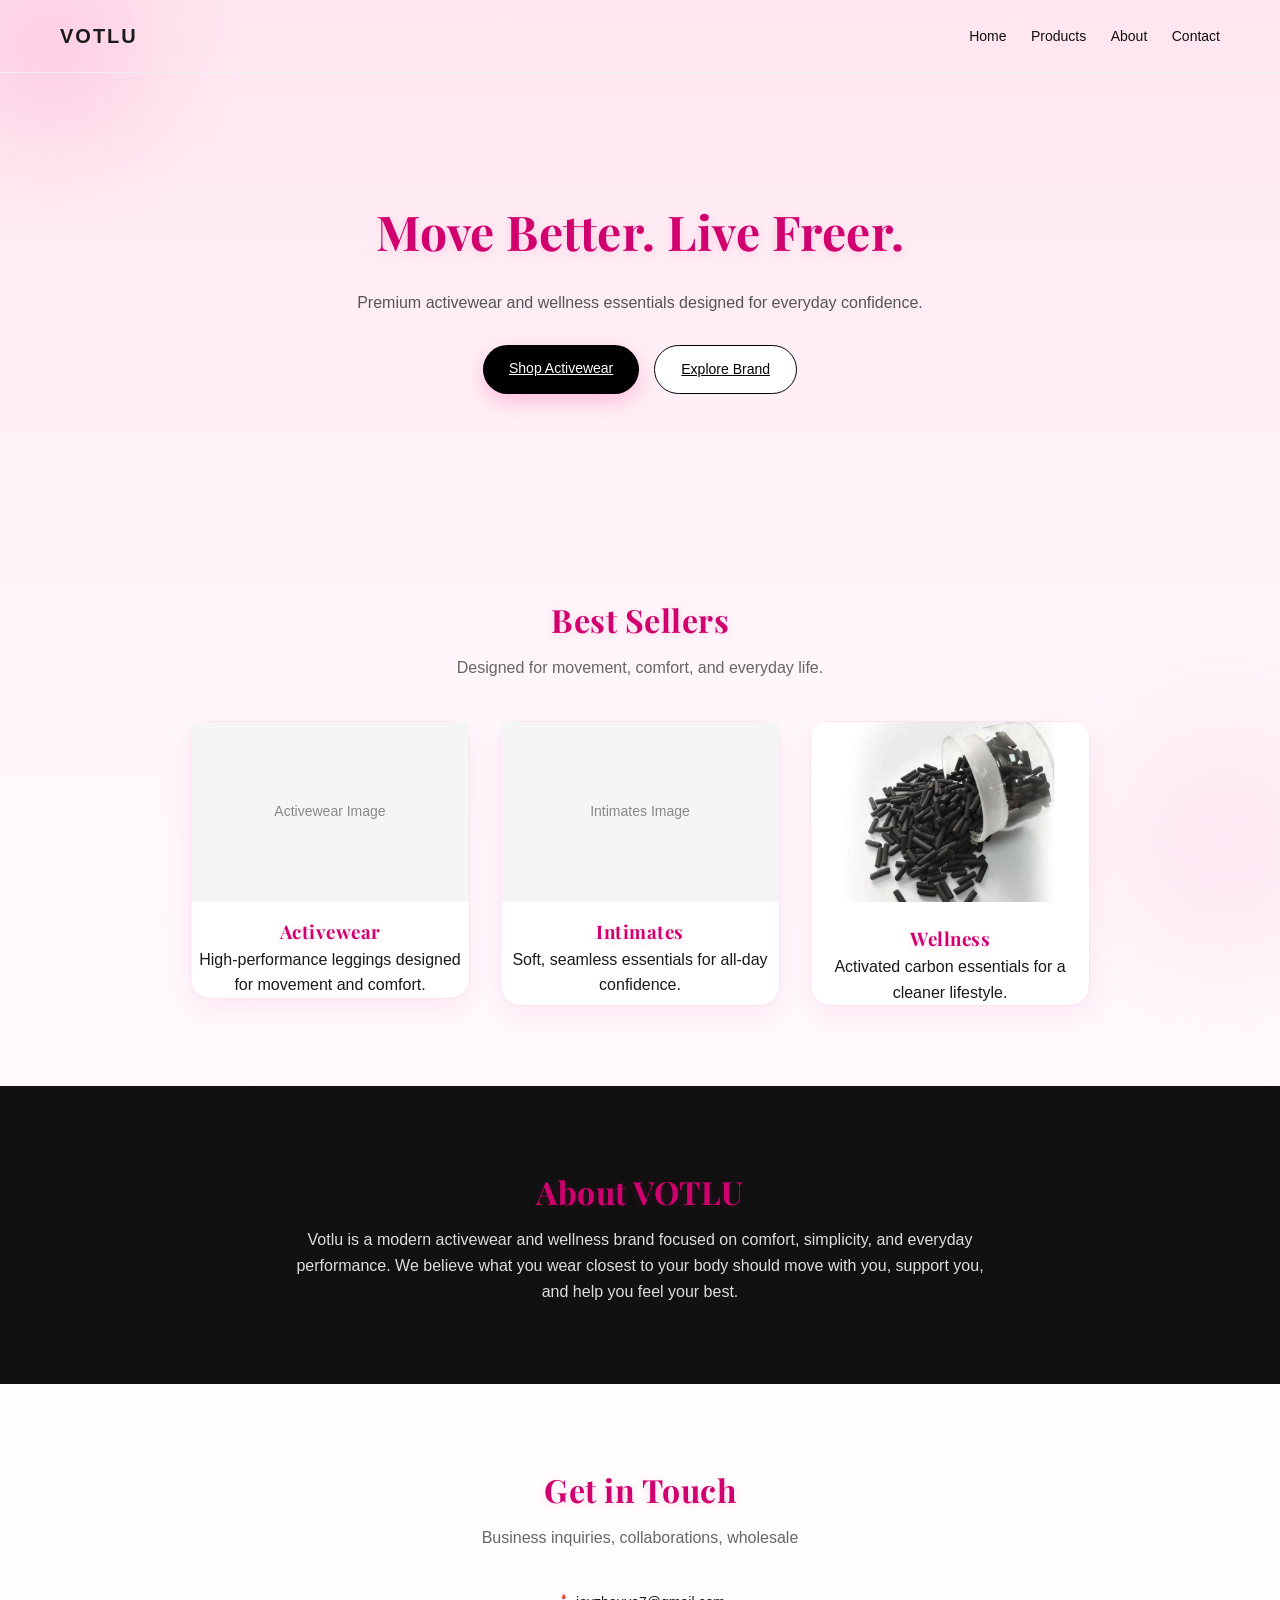
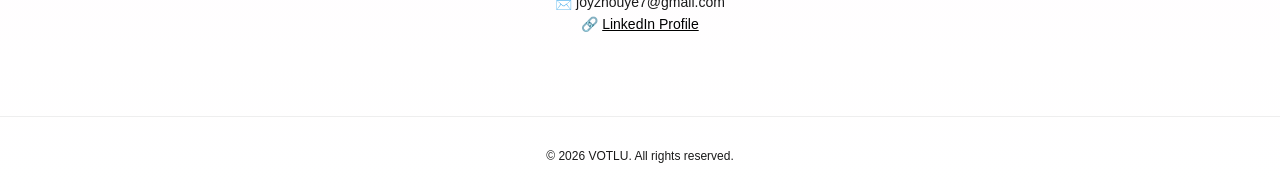
<file: index.html>
<!DOCTYPE html>
<html lang="en">
<head>
  <meta charset="UTF-8" />
  <meta name="viewport" content="width=device-width, initial-scale=1.0"/>
  <title>VOTLU</title>
  <link rel="preconnect" href="https://fonts.googleapis.com">
  <link rel="preconnect" href="https://fonts.gstatic.com" crossorigin>
  
  <link href="https://fonts.googleapis.com/css2?family=Playfair+Display:wght@500;600;700&family=Poppins:wght@300;400;500;600&display=swap" rel="stylesheet">
  <link rel="stylesheet" href="style.css"/>
</head>

<body>

  <!-- NAV -->
  <header class="nav">
    <div class="logo">VOTLU</div>
    <nav>
      <a href="#">Home</a>
      <a href="#products">Products</a>
      <a href="#about">About</a>
      <a href="#contact">Contact</a>
    </nav>
  </header>

  <!-- HERO -->
  <section class="hero">
    <h1>Move Better. Live Freer.</h1>
    <p>Premium activewear and wellness essentials designed for everyday confidence.</p>

    <div class="hero-buttons">
      <a href="#products" class="btn primary">Shop Activewear</a>
      <a href="#about" class="btn secondary">Explore Brand</a>
    </div>
  </section>

  <!-- PRODUCTS -->
  <section id="products" class="section">
    <h2>Best Sellers</h2>
    <p class="sub">Designed for movement, comfort, and everyday life.</p>

    <div class="grid">

      <a href="activewear.html" class="card-link">
     <div class="card">
     <div class="img-placeholder">Activewear Image</div>
       <h3>Activewear</h3 >
       <p>High-performance leggings designed for movement and comfort.</p>
      </div>
    </a>

      <div class="card">
        <div class="img-placeholder">Intimates Image</div>
        <h3>Intimates</h3>
        <p>Soft, seamless essentials for all-day confidence.</p>
      </div>

      <div class="card">
        <img src="images/pellet-activated-carbon.jpeg" alt="Wellness" class="product-img">
        <h3>Wellness</h3>
        <p>Activated carbon essentials for a cleaner lifestyle.</p>
      </div>

    </div>
  </section>

  <!-- ABOUT -->
  <section id="about" class="section dark">
    <h2>About VOTLU</h2>
    <p class="about-text">
      Votlu is a modern activewear and wellness brand focused on comfort, simplicity, and everyday performance.
      We believe what you wear closest to your body should move with you, support you, and help you feel your best.
    </p>
  </section>

  <!-- CONTACT -->
  <section id="contact" class="section">
    <h2>Get in Touch</h2>
    <p class="sub">Business inquiries, collaborations, wholesale</p>

    <div class="contact-box">
      <p>📩 joyzhouye7@gmail.com</p>
      <p>🔗 <a href="https://www.linkedin.com/in/zhouye1376/" target="_blank">LinkedIn Profile</a></p>
    </div>
  </section>

  <!-- FOOTER -->
  <footer>
    <p>© 2026 VOTLU. All rights reserved.</p>
  </footer>

</body>
</html>
</file>
<file: style.css>
* {
  margin: 0;
  padding: 0;
  box-sizing: border-box;
  font-family: Arial, sans-serif;
}

body {
  font-family: "Poppins", sans-serif;
  background: linear-gradient(180deg, #ffe6f0 0%, #fff7fb 40%, #ffffff 100%);
  color: #1a1a1a;
  line-height: 1.6;
}

h1, h2, h3 {
  font-family: "Playfair Display", serif;
  letter-spacing: 0.5px;
  color: #d1006f;
  text-shadow: 0 2px 10px rgba(255, 0, 150, 0.15);
}

/* NAV */
.nav {
  display: flex;
  justify-content: space-between;
  align-items: center;
  padding: 20px 60px;
  border-bottom: 1px solid #eee;
}

.logo {
  font-size: 20px;
  font-weight: bold;
  letter-spacing: 2px;
}

.nav a {
  margin-left: 20px;
  text-decoration: none;
  color: #111;
  font-size: 14px;
}

/* HERO */
.hero {
  text-align: center;
  padding: 120px 20px;
}

.hero h1 {
  font-size: 48px;
  margin-bottom: 20px;
}

.hero p {
  font-size: 16px;
  color: #555;
  margin-bottom: 30px;
}

.hero-buttons {
  display: flex;
  justify-content: center;
  gap: 15px;
}

.btn {
  padding: 12px 26px;
  border-radius: 50px;
  font-size: 14px;
  transition: 0.3s;
  font-weight: 500;
}

.primary {
  background: linear-gradient(135deg, #ff4da6, #ff85c1);
  color: white;
  box-shadow: 0 8px 20px rgba(255, 77, 166, 0.3);
}

.primary:hover {
  transform: translateY(-2px);
  box-shadow: 0 12px 30px rgba(255, 77, 166, 0.45);
}

.secondary {
  border: 2px solid #ff4da6;
  color: #ff4da6;
  background: white;
}

.primary {
  background: black;
  color: white;
}

.secondary {
  border: 1px solid black;
  color: black;
}

/* SECTIONS */
.section {
  padding: 80px 60px;
  text-align: center;
}

.section h2 {
  font-size: 32px;
  margin-bottom: 10px;
}

.sub {
  color: #666;
  margin-bottom: 40px;
}

/* GRID */
.grid {
  display: flex;
  justify-content: center;
  gap: 30px;
  flex-wrap: wrap;
}

.card {
  width: 280px;
  border-radius: 20px;
  background: white;
  border: 1px solid rgba(255, 105, 180, 0.2);
  box-shadow: 0 10px 30px rgba(255, 0, 150, 0.08);
  transition: 0.3s;
}

.card:hover {
  transform: translateY(-8px) scale(1.02);
  box-shadow: 0 20px 50px rgba(255, 0, 150, 0.18);
}

.img-placeholder {
  width: 100%;
  height: 180px;
  background: #f5f5f5;
  display: flex;
  align-items: center;
  justify-content: center;
  margin-bottom: 15px;
  color: #888;
  font-size: 14px;
}

/* ABOUT */
.dark {
  background: #111;
  color: white;
}

.about-text {
  max-width: 700px;
  margin: auto;
  color: #ddd;
}

/* CONTACT */
.contact-box {
  margin-top: 20px;
  font-size: 14px;
}

.contact-box a {
  color: black;
}

/* FOOTER */
footer {
  padding: 30px;
  text-align: center;
  font-size: 12px;
  border-top: 1px solid #eee;
}

body::before {
  content: "";
  position: fixed;
  top: -100px;
  left: -100px;
  width: 300px;
  height: 300px;
  background: radial-gradient(circle, #ff4da6 0%, transparent 70%);
  opacity: 0.2;
  filter: blur(40px);
  z-index: -1;
}

body::after {
  content: "";
  position: fixed;
  bottom: -120px;
  right: -120px;
  width: 350px;
  height: 350px;
  background: radial-gradient(circle, #ff85c1 0%, transparent 70%);
  opacity: 0.2;
  filter: blur(50px);
  z-index: -1;
}

.product-img {
  width: 100%;
  height: 180px;
  object-fit: cover;
  border-radius: 16px;
  margin-bottom: 15px;
  transition: 0.3s;
}

.product-img:hover {
  transform: scale(1.03);
}
.card-link {
  text-decoration: none;
  color: inherit;
  display: block;
}
</file>
